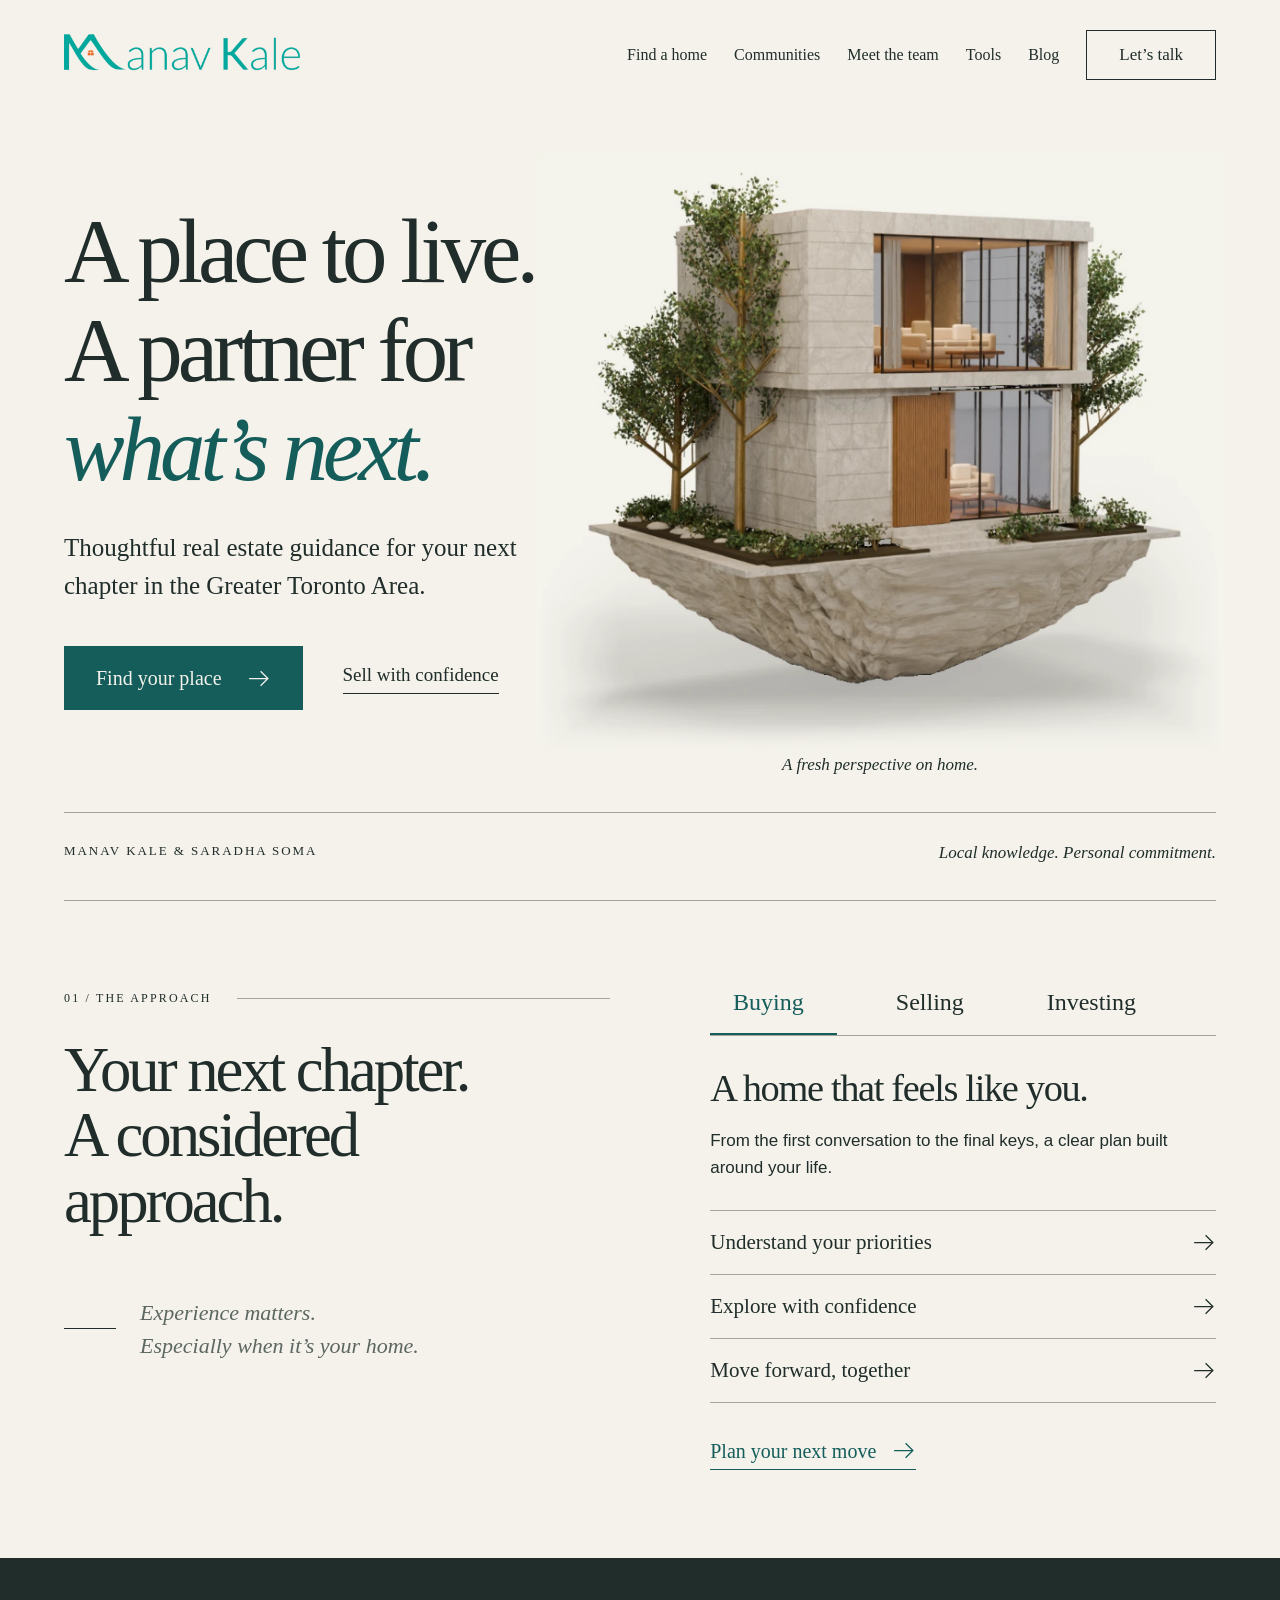
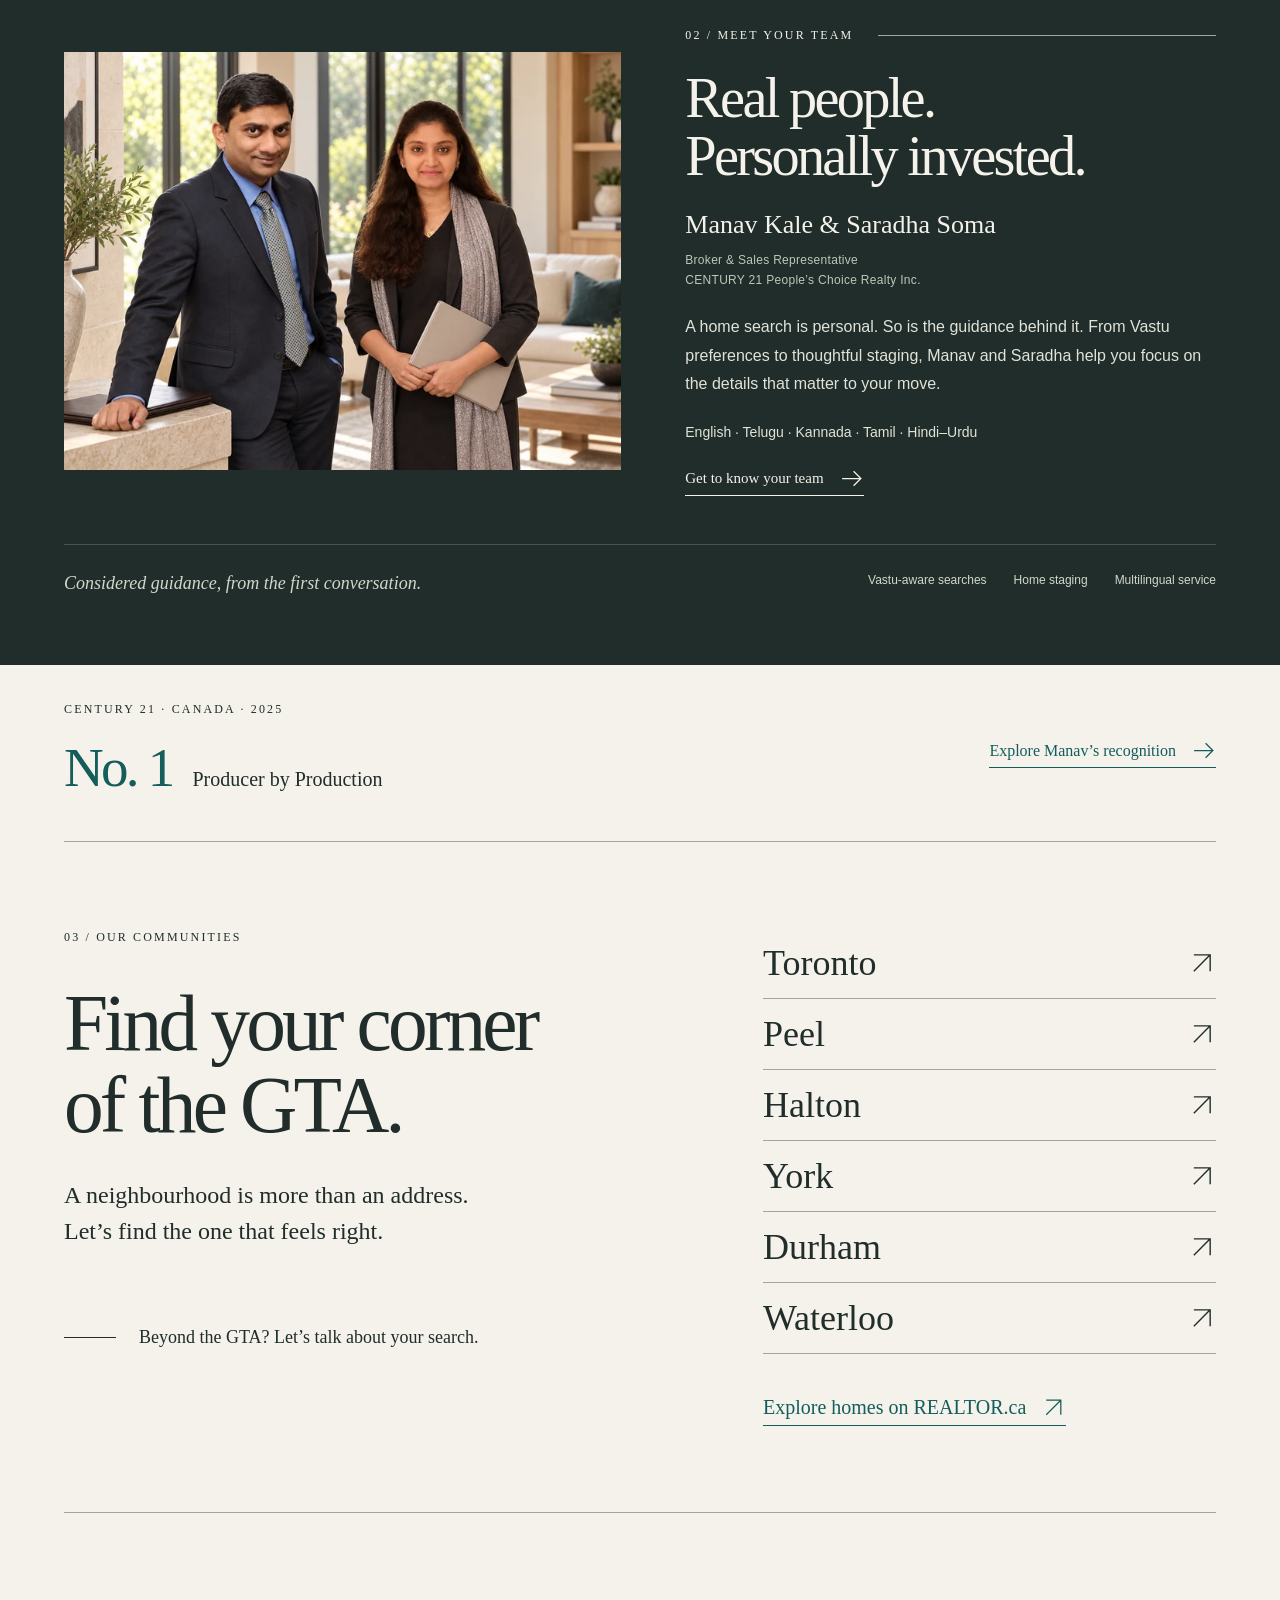
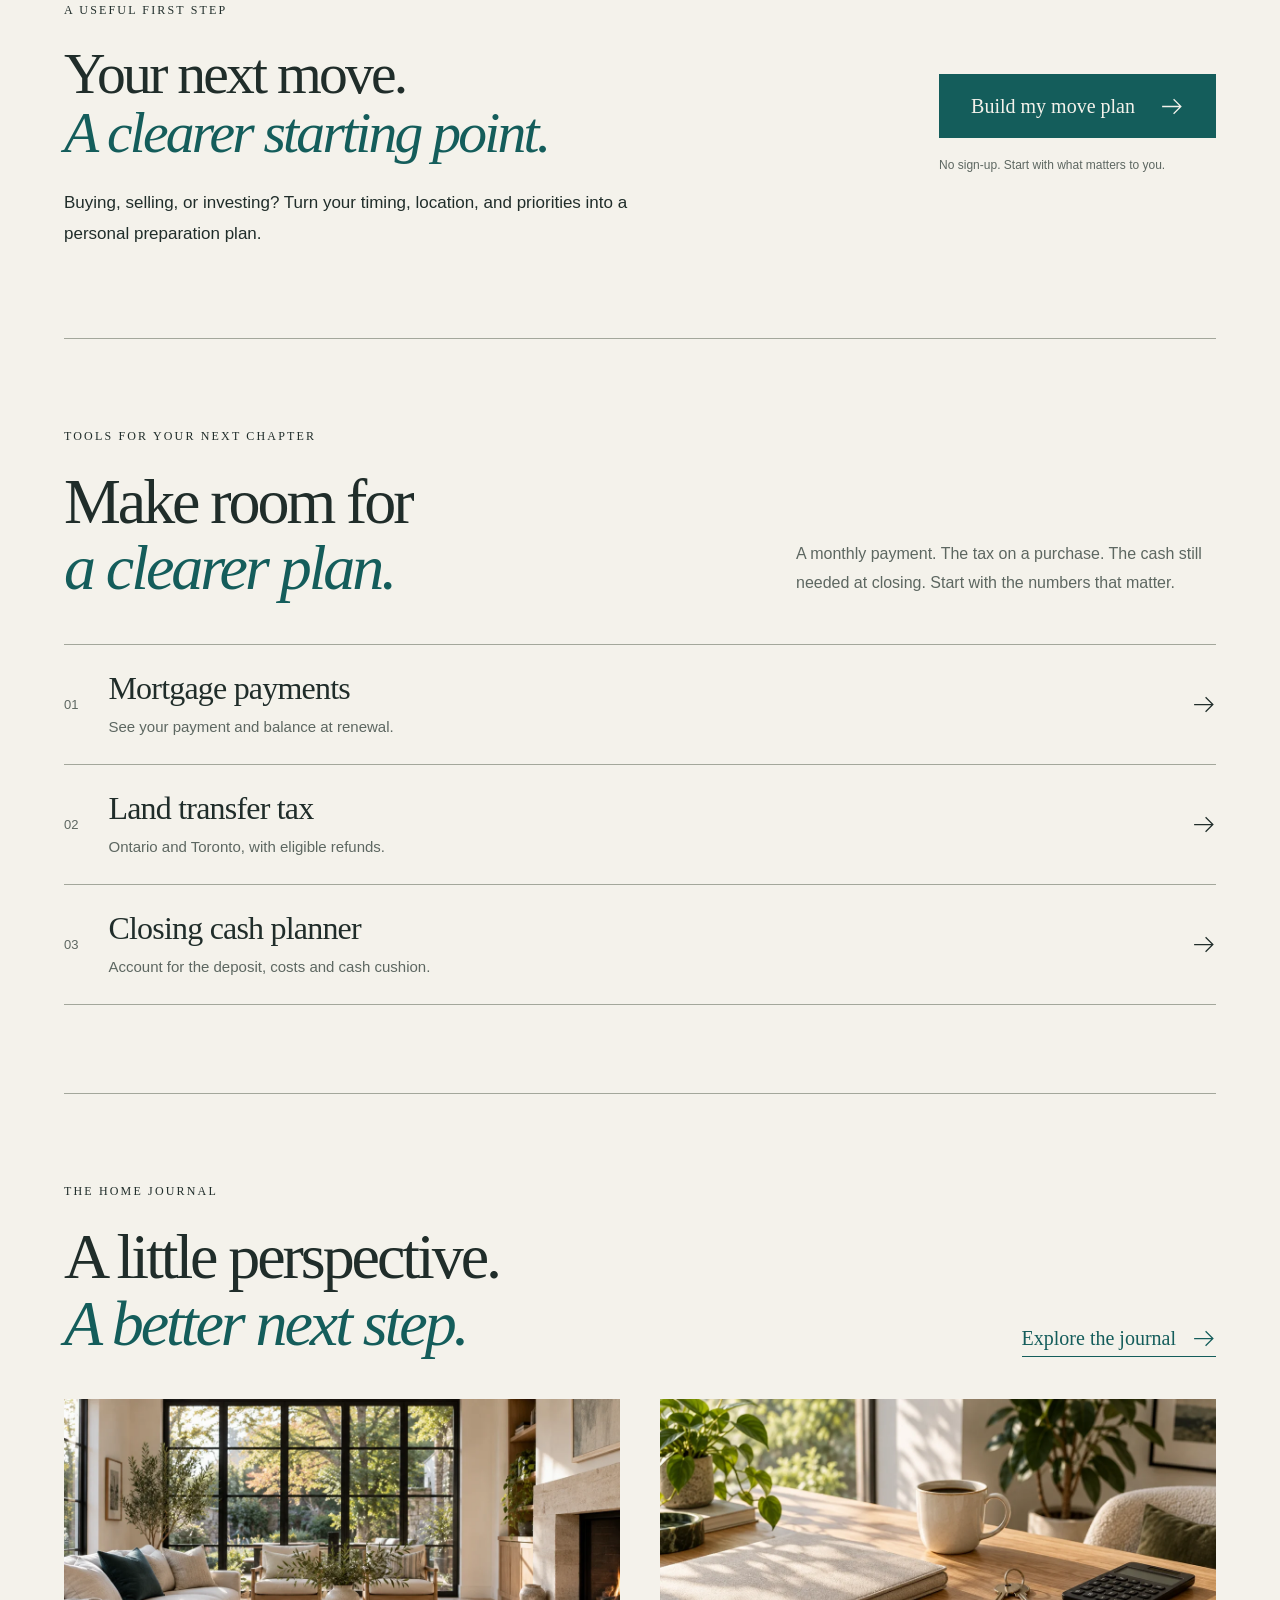
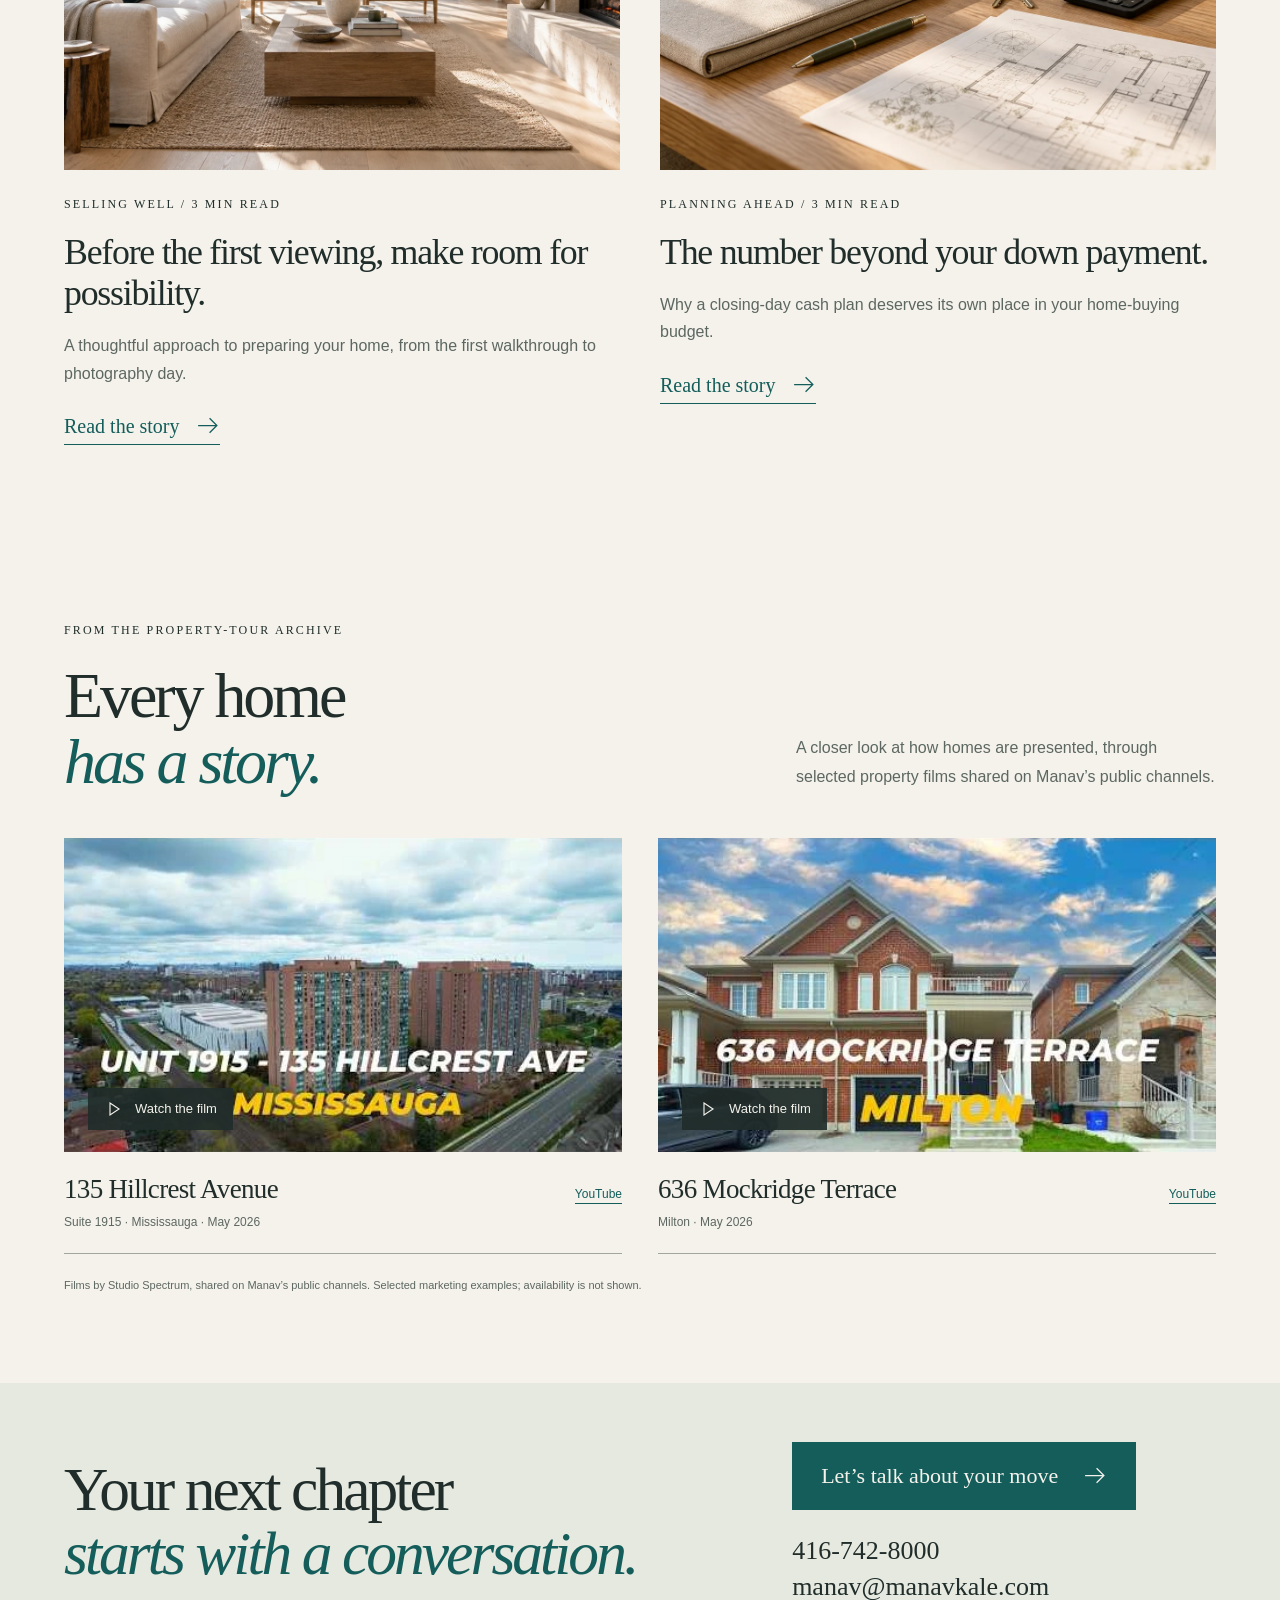
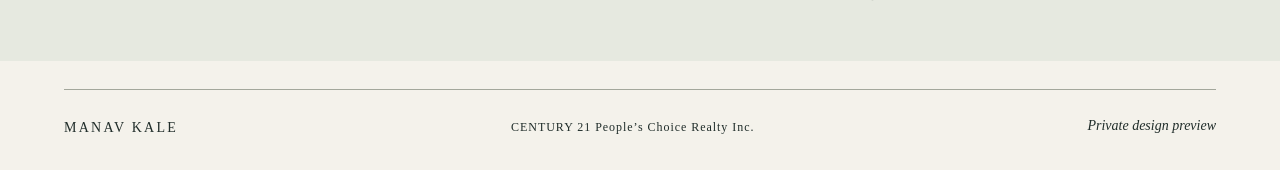
<file: index.html>
<!doctype html>
<html lang="en-CA">
<head>
<meta charset="UTF-8" />
<meta name="viewport" content="width=device-width, initial-scale=1.0" />
<meta name="theme-color" content="#f4f2eb" />
<meta name="robots" content="noindex,nofollow" />
<meta name="description" content="A private design preview for Manav Kale and Saradha Soma. Thoughtful real estate guidance for your next chapter in the Greater Toronto Area." />
<link rel="icon" href="/assets/original-logo.webp" type="image/webp" />
<title>Manav Kale — A partner for what’s next.</title>
  <script type="module" crossorigin src="/assets/index-CZ7z-Xmd.js"></script>
  <link rel="stylesheet" crossorigin href="/assets/index-BlPNoKI4.css">
</head>
<body>
<a class="skip" href="#main">Skip to content</a>
<header class="header wrap">
  <a href="/" class="brand" aria-label="Manav Kale home"><img src="/assets/original-logo.webp" width="396" height="75" alt="Manav Kale" /></a>
  <nav class="navigation" id="navigation" aria-label="Main navigation">
    <a href="/homes">Find a home</a><a href="/communities">Communities</a><a href="/team">Meet the team</a><a href="/tools">Tools</a><a href="/blog">Blog</a>
    <button class="button outline" data-contact="Buying">Let’s talk</button>
  </nav>
  <button class="menu-button" aria-label="Open menu" aria-expanded="false" aria-controls="navigation"><span></span><span></span></button>
</header>
<main id="main">
<section class="hero wrap" aria-labelledby="hero-title">
  <div class="hero-copy"><h1 id="hero-title">A place to live.<br>A partner for<br><em>what’s next.</em></h1>
  <p>Thoughtful real estate guidance for your next chapter in the Greater Toronto Area.</p>
  <div class="hero-actions"><a class="button solid" href="/homes">Find your place <span data-icon="arrow"></span></a><button class="text-link" id="sell-link">Sell with confidence</button></div></div>
  <figure class="hero-art house-viewer" aria-label="Conceptual architectural model of a contemporary home"><div class="art-tilt"><picture><source type="image/webp" srcset="/assets/home-800.webp 800w, /assets/home-1400.webp 1400w" sizes="(max-width: 760px) 100vw, 60vw"><img src="/assets/home-1400.webp" width="1536" height="1024" alt="A sculptural limestone home on a floating stone foundation, an architectural concept" fetchpriority="high" /></picture></div><figcaption>A fresh perspective on home.</figcaption></figure>
  <div class="hero-foot"><span>Manav Kale &amp; Saradha Soma</span><span>Local knowledge. Personal commitment.</span></div>
</section>
<section class="approach wrap section" id="approach" aria-labelledby="approach-title">
  <div class="approach-heading"><div class="section-label">01 / The approach <span></span></div><h2 id="approach-title">Your next chapter.<br>A considered<br class="desktop-break"> approach.</h2><div class="approach-note"><span class="line"></span><p>Experience matters.<br> Especially when it’s your home.</p></div></div>
  <div class="service-content"><div class="tabs" role="tablist" aria-label="Real estate services"><button role="tab" id="tab-buying" aria-selected="true" aria-controls="service-panel" data-service="Buying">Buying</button><button role="tab" id="tab-selling" aria-selected="false" aria-controls="service-panel" tabindex="-1" data-service="Selling">Selling</button><button role="tab" id="tab-investing" aria-selected="false" aria-controls="service-panel" tabindex="-1" data-service="Investing">Investing</button></div><div id="service-panel" role="tabpanel" aria-labelledby="tab-buying" tabindex="0"></div></div>
</section>
<section class="team section" id="team" aria-labelledby="team-title">
  <div class="wrap team-grid">
    <figure class="team-photo professional-portrait"><img src="/assets/team-editorial-1200.webp" srcset="/assets/team-editorial-720.webp 720w, /assets/team-editorial-1200.webp 1200w" sizes="(max-width: 760px) 100vw, 50vw" alt="Manav Kale and Saradha Soma" width="1448" height="1086" loading="lazy" /><figcaption>Manav Kale &amp; Saradha Soma</figcaption></figure>
    <div class="team-copy"><div class="section-label">02 / Meet your team <span></span></div>
      <h2 id="team-title">Real people.<br>Personally invested.</h2>
      <h3>Manav Kale &amp; Saradha Soma</h3>
      <p class="team-roles">Broker &amp; Sales Representative<br>CENTURY 21 People’s Choice Realty Inc.</p>
      <p>A home search is personal. So is the guidance behind it. From Vastu preferences to thoughtful staging, Manav and Saradha help you focus on the details that matter to your move.</p>
      <p class="languages">English · Telugu · Kannada · Tamil · Hindi–Urdu</p>
      <a class="text-link light" href="/team">Get to know your team <span data-icon="arrow"></span></a>
    </div>
  </div>
  <div class="wrap team-difference"><span>Considered guidance, from the first conversation.</span><div><span>Vastu-aware searches</span><span>Home staging</span><span>Multilingual service</span></div></div>
</section>
<section class="recognition-strip wrap" aria-label="Century 21 recognition"><div><span class="section-label">CENTURY 21 · Canada · 2025</span><p><strong>No. 1</strong> Producer by Production</p></div><a class="text-link" href="/accolades">Explore Manav’s recognition <span data-icon="arrow"></span></a></section>
<section class="communities wrap section" id="communities" aria-labelledby="communities-title"><div><div class="section-label">03 / Our communities</div><h2 id="communities-title">Find your corner<br>of the GTA.</h2><p>A neighbourhood is more than an address.<br>Let’s find the one that feels right.</p><p class="beyond"><span class="line"></span>Beyond the GTA? Let’s talk about your search.</p></div><div><div class="region-list"><button data-region="Toronto">Toronto <span data-icon="external"></span></button><button data-region="Peel">Peel <span data-icon="external"></span></button><button data-region="Halton">Halton <span data-icon="external"></span></button><button data-region="York">York <span data-icon="external"></span></button><button data-region="Durham">Durham <span data-icon="external"></span></button><button data-region="Waterloo">Waterloo <span data-icon="external"></span></button></div><a class="text-link realtor-link" href="https://www.realtor.ca/" target="_blank" rel="noopener noreferrer">Explore homes on REALTOR.ca <span data-icon="external"></span></a></div></section>
<section class="move-plan-invitation wrap section" aria-labelledby="plan-title"><div><div class="section-label">A useful first step</div><h2 id="plan-title">Your next move.<br><em>A clearer starting point.</em></h2><p>Buying, selling, or investing? Turn your timing, location, and priorities into a personal preparation plan.</p></div><div class="plan-invitation-action"><a class="button solid" href="/plan">Build my move plan <span data-icon="arrow"></span></a><p>No sign-up. Start with what matters to you.</p></div></section>
<section class="resource-section wrap section" aria-labelledby="resource-title"><div class="stories-heading"><div><div class="section-label">Tools for your next chapter</div><h2 id="resource-title">Make room for<br><em>a clearer plan.</em></h2></div><p>A monthly payment. The tax on a purchase. The cash still needed at closing. Start with the numbers that matter.</p></div><div class="resource-links"><a href="/tools/mortgage"><span>01</span><div><h3>Mortgage payments</h3><p>See your payment and balance at renewal.</p></div><span data-icon="arrow"></span></a><a href="/tools/land-transfer"><span>02</span><div><h3>Land transfer tax</h3><p>Ontario and Toronto, with eligible refunds.</p></div><span data-icon="arrow"></span></a><a href="/tools/closing-cash"><span>03</span><div><h3>Closing cash planner</h3><p>Account for the deposit, costs and cash cushion.</p></div><span data-icon="arrow"></span></a></div></section><section class="home-journal wrap section" aria-labelledby="journal-title"><div class="stories-heading"><div><div class="section-label">The home journal</div><h2 id="journal-title">A little perspective.<br><em>A better next step.</em></h2></div><a class="text-link" href="/blog">Explore the journal <span data-icon="arrow"></span></a></div><div id="home-journal-stories"></div></section><section class="property-stories wrap section" aria-labelledby="stories-title"><div class="stories-heading"><div><div class="section-label">From the property-tour archive</div><h2 id="stories-title">Every home<br><em>has a story.</em></h2></div><p>A closer look at how homes are presented, through selected property films shared on Manav’s public channels.</p></div><div id="property-films" class="film-grid"></div></section>
<section class="contact-band section" id="contact"><div class="wrap contact-grid"><h2>Your next chapter<br><em>starts with a conversation.</em></h2><div><button class="button solid" data-contact="Buying">Let’s talk about your move <span data-icon="arrow"></span></button><div class="contact-details"><a href="tel:+14167428000">416-742-8000</a><a href="mailto:manav@manavkale.com">manav@manavkale.com</a></div></div></div></section>
</main>
<footer class="wrap footer"><a href="/" class="footer-brand">Manav Kale</a><span>CENTURY 21 People’s Choice Realty Inc.</span><button class="preview-info text-link">Private design preview</button></footer>
<dialog id="contact-dialog" aria-labelledby="dialog-title"><button class="close-dialog" aria-label="Close dialog"><span data-icon="close"></span></button><div id="dialog-content"></div></dialog>
</body>
</html>
</file>
<file: assets/index-BlPNoKI4.css>
:root{--paper:#f4f2eb;--ink:#202d2a;--teal:#145d5b;--muted:#5d6761;--rule:#a3a79b;--sage:#e6e9e0;--serif:Georgia,"Times New Roman",serif;--sans:Arial,Helvetica,sans-serif;font-family:var(--serif);color:var(--ink);background:var(--paper);font-synthesis:none;text-rendering:optimizeLegibility;-webkit-font-smoothing:antialiased}*{box-sizing:border-box}html{scroll-behavior:smooth;scroll-padding-top:35px}body{margin:0}body.dialog-open{overflow:hidden}a{color:inherit;text-decoration:none}button,input,textarea,select{font:inherit}button{cursor:pointer;color:inherit}button,a,input,select,textarea,summary{-webkit-tap-highlight-color:transparent}button{background:none;border:0}button:focus-visible,a:focus-visible,summary:focus-visible,input:focus-visible,textarea:focus-visible,select:focus-visible,[tabindex]:focus-visible{outline:2px solid var(--teal);outline-offset:6px}img{display:block;max-width:100%}button,a{touch-action:manipulation}h1,h2,h3,p,figure{margin:0}h1,h2,h3{font-weight:400}svg{width:25px;height:25px;stroke:currentColor;stroke-width:1.2;flex:none}span[data-icon]{display:inline-flex}em{font-weight:400;color:var(--teal)}.wrap{width:min(100% - 128px,1440px);margin-inline:auto}.header{height:110px;display:flex;align-items:center;justify-content:space-between;gap:35px}.brand{display:block;width:238px;flex:none}.brand img{height:auto;width:100%}.navigation{display:flex;align-items:center;gap:39px;font-size:17px}.navigation>a{padding:12px 0;border-bottom:1px solid transparent}.navigation>a:hover{border-bottom-color:var(--teal);color:var(--teal)}.button{display:inline-flex;align-items:center;justify-content:center;gap:24px;min-height:64px;padding:17px 31px;font-size:20px;line-height:1.2;border:1px solid transparent;transition:background .2s,transform .2s}.button svg{transition:transform .2s}.button:hover svg{transform:translate(4px)}.solid{background:var(--teal);color:var(--paper)}.solid:hover{background:#234a43}.outline{border-color:var(--ink);min-height:50px;padding:12px 32px;font-size:17px}.outline:hover{background:var(--ink);color:var(--paper)}.text-link{display:inline-flex;gap:15px;align-items:center;padding:0 0 4px;border-bottom:1px solid currentColor;font-size:20px;line-height:1.4;color:var(--teal)}.text-link:hover{color:#438b79}.text-link svg{width:25px}.hero{min-height:calc(100svh - 110px);display:grid;grid-template-columns:46% 54%;grid-template-rows:1fr auto;align-items:center;padding-top:32px;position:relative}.hero-copy{position:relative;z-index:2;padding:46px 0 88px}.hero h1{font-size:clamp(64px,6.45vw,104px);line-height:1.09;letter-spacing:-.055em;white-space:nowrap}.hero-copy>p{font-size:23px;line-height:1.5;max-width:520px;margin-top:30px}.hero-actions{display:flex;align-items:center;gap:40px;margin-top:42px;white-space:nowrap}.hero-actions .text-link{color:var(--ink);font-size:19px}.hero-art{perspective:1300px;width:124%;margin-left:-14%;align-self:center;position:relative;padding-bottom:25px;-webkit-user-select:none;user-select:none;isolation:isolate}.art-tilt{transition:transform .55s cubic-bezier(.2,.65,.2,1);transform-style:preserve-3d}.hero-art img{width:100%;height:auto;mix-blend-mode:multiply}.hero-art figcaption{position:relative;text-align:right;font-size:20px;font-style:italic;margin-top:-10px;padding-right:6%}.hero-foot{grid-column:1/-1;display:flex;justify-content:space-between;gap:25px;border-top:1px solid var(--rule);padding:30px 0 37px;font-size:17px}.hero-foot>span:first-child{font-size:13px;text-transform:uppercase;letter-spacing:.15em}.hero-foot>span:last-child{font-style:italic}.section{padding-block:88px}.section-label{text-transform:uppercase;letter-spacing:.18em;font-size:12px;display:flex;align-items:center;gap:25px;line-height:1.6}.section-label>span{height:1px;flex:1;background:var(--rule)}h2{font-size:clamp(48px,4.9vw,78px);line-height:1.04;letter-spacing:-.048em}.approach{display:grid;grid-template-columns:1.08fr 1fr;gap:100px;border-top:1px solid var(--rule)}.approach h2{margin-top:30px}.approach-note{display:flex;align-items:center;gap:24px;margin-top:62px}.line{display:block;width:52px;height:1px;background:currentColor;flex:none}.approach-note p{font-size:22px;font-style:italic;line-height:1.5;color:var(--muted)}.tabs{display:flex;border-bottom:1px solid var(--rule);gap:35px}.tabs button{padding:0 10px 17px 0;font-size:24px;min-width:25%;border-bottom:2px solid transparent}.tabs button[aria-selected=true]{color:var(--teal);border-color:var(--teal)}#service-panel h3{font-size:clamp(30px,3vw,47px);line-height:1.1;letter-spacing:-.035em;margin-top:31px}#service-panel>p{font-family:var(--sans);font-size:17px;line-height:1.6;margin-top:18px;max-width:560px}.service-steps{margin-block:28px 34px}.service-steps details{border-top:1px solid var(--rule)}.service-steps details:last-child{border-bottom:1px solid var(--rule)}summary{list-style:none;cursor:pointer;display:flex;align-items:center;justify-content:space-between;gap:15px;padding:19px 0;font-size:21px}summary::-webkit-details-marker{display:none}.step-icon{display:inline-flex;transition:transform .2s}details[open] .step-icon{transform:rotate(90deg)}details p{font:15px/1.65 var(--sans);color:var(--muted);padding:0 40px 22px 0}.team{background:var(--ink);color:var(--paper);padding-block:68px}.team-grid{display:grid;grid-template-columns:1.08fr 1fr;gap:100px;align-items:center}.team-photo{position:relative;background:#b9c2b0;overflow:hidden;aspect-ratio:1.84}.team-photo img{width:100%;height:auto;position:absolute;left:0;top:0}.team-photo figcaption{position:absolute;bottom:0;left:0;right:0;background:var(--ink);font-size:13px;letter-spacing:.06em;padding:16px 0;display:none}.team h2{font-size:clamp(42px,4.4vw,69px);margin-top:24px}.team h3{font-size:26px;margin-top:24px}.team p{font:17px/1.65 var(--sans);max-width:570px;margin-top:14px;color:#e0e3d9}.team .languages{font-size:14px;margin-top:22px}.light{color:var(--paper);font-size:15px;margin-top:22px}.communities{display:grid;grid-template-columns:1.3fr 1fr;gap:110px;padding-block:86px}.communities h2{margin-top:34px;font-size:clamp(52px,6.2vw,96px)}.communities p{font-size:24px;line-height:1.5;margin-top:30px}.communities .beyond{font-size:18px;display:flex;align-items:center;gap:23px;margin-top:75px}.region-list button{display:flex;align-items:center;justify-content:space-between;width:100%;border-bottom:1px solid var(--rule);padding:14px 0;font-size:36px;text-align:left;transition:color .2s,padding .2s}.region-list button:hover{color:var(--teal);padding-left:10px}.region-list svg{width:28px;height:28px}.realtor-link{margin-top:39px;font-size:20px}.contact-band{background:var(--sage);padding-block:59px}.contact-grid{display:grid;grid-template-columns:1.6fr 1fr;gap:50px;align-items:center}.contact-band h2{font-size:clamp(42px,4.8vw,75px)}.contact-band .button{font-size:22px;padding:20px 28px;white-space:nowrap}.contact-details{display:flex;flex-direction:column;gap:6px;margin-top:26px;font-size:26px}.contact-details a:hover{color:var(--teal)}.footer{border-top:1px solid var(--rule);margin-top:28px;padding:26px 0 30px;display:flex;align-items:center;justify-content:space-between;gap:25px;font-size:12px;letter-spacing:.08em}.footer-brand{text-transform:uppercase;font-size:14px;letter-spacing:.16em}.footer .text-link{font-size:14px;letter-spacing:0;color:var(--ink);font-style:italic;border:0}.skip{position:fixed;left:15px;top:-80px;padding:15px;background:var(--ink);color:#fff;z-index:50}.skip:focus{top:15px}.menu-button{display:none}dialog{color:var(--ink);background:var(--paper);border:1px solid var(--rule);width:min(700px,calc(100% - 32px));max-height:90svh;padding:54px 48px 45px;overflow:auto}dialog::backdrop{background:#14231dd1;-webkit-backdrop-filter:blur(7px);backdrop-filter:blur(7px)}dialog h2{font-size:54px;margin-top:20px}dialog p{font:16px/1.65 var(--sans);margin-top:20px}dialog .close-dialog{position:absolute;right:18px;top:18px;display:grid;place-items:center;width:36px;height:36px}dialog .close-dialog:hover{background:var(--sage)}dialog .section-label{font-size:10px}dialog form{margin-top:27px}label{display:flex;flex-direction:column;gap:8px;font:13px/1.4 var(--sans);margin-bottom:20px}.form-grid{display:grid;grid-template-columns:1fr 1fr;gap:22px}input,select,textarea{border:1px solid #959e93;border-radius:0;background:#ffffff70;padding:13px 12px;width:100%;font:15px/1.4 var(--sans);color:var(--ink)}textarea{resize:vertical}dialog .form-note{font-size:12px;color:var(--muted);margin:0 0 22px}.email-preview{white-space:pre-wrap;overflow-wrap:anywhere;font:14px/1.7 var(--sans);background:var(--sage);padding:22px;max-height:280px;overflow:auto;margin-block:24px}dialog .text-link{font-size:17px;margin-top:25px}dialog .edit-draft{display:flex}.city-list{list-style:none;padding:0;margin:25px 0}.city-list li{padding:13px 0;border-bottom:1px solid var(--rule);font-size:23px}.region-contact{font-size:18px}dialog .button{max-width:100%}@media(min-width:1650px){.hero{min-height:850px}.hero h1{font-size:108px}}@media(max-width:1100px){.wrap{width:calc(100% - 72px)}.header{height:95px}.brand{width:205px}.navigation{gap:24px;font-size:15px}.outline{font-size:15px;padding:12px 22px}.hero{min-height:690px;padding-top:15px}.hero h1{font-size:6.5vw}.hero-copy>p{font-size:20px}.hero-actions{gap:23px}.hero-actions .button{font-size:18px;padding:17px 23px}.hero-actions .text-link{font-size:17px}.hero-art{width:120%;margin-left:-11%}.hero-art figcaption{font-size:17px}.approach,.team-grid{gap:55px}.section{padding-block:66px}.communities{gap:60px}.communities p{font-size:21px}.communities .beyond{font-size:16px}.contact-grid{gap:40px}.contact-band .button{font-size:17px;padding-inline:20px;gap:17px}.contact-details{font-size:22px}.footer{font-size:10px;gap:15px}}@media(max-width:760px){html{scroll-padding-top:20px}.wrap{width:calc(100% - 40px)}.header{height:86px}.brand{width:205px}.menu-button{display:flex;flex-direction:column;justify-content:center;gap:7px;width:44px;height:44px;padding:10px}.menu-button span{height:1px;width:24px;background:var(--ink);transition:transform .2s}.menu-button[aria-expanded=true] span:first-child{transform:translateY(4px) rotate(45deg)}.menu-button[aria-expanded=true] span:last-child{transform:translateY(-4px) rotate(-45deg)}.navigation{display:none;position:absolute;top:85px;left:0;right:0;padding:20px;background:var(--paper);z-index:10;border-block:1px solid var(--rule);box-shadow:0 10px 15px #202d2a10}.navigation.open{display:flex;flex-direction:column;align-items:stretch;gap:8px}.navigation a{font-size:20px;padding:12px}.hero{display:flex;flex-direction:column;align-items:stretch;min-height:auto;padding-top:0}.hero-copy{padding:30px 0 0}.hero h1{font-size:clamp(48px,10.8vw,78px);line-height:1.06;letter-spacing:-.055em}.hero-copy>p{font-size:18px;line-height:1.55;max-width:420px;margin-top:22px}.hero-actions{margin-top:28px;gap:23px;flex-wrap:wrap}.hero-actions .button{min-height:54px;font-size:17px;padding:14px 20px;gap:20px}.hero-actions .text-link{font-size:16px}.hero-art{width:112%;margin:0 -6%;padding:0;align-self:auto;pointer-events:none}.hero-art figcaption{font-size:16px;margin-top:-20px;padding-right:7%;margin-bottom:23px}.hero-foot{font-size:14px;gap:13px;padding:23px 0 28px;flex-direction:column}.hero-foot>span:first-child{font-size:11px}.hero-foot>span:last-child{font-size:15px}.section{padding-block:48px}.approach,.team-grid,.communities,.contact-grid{grid-template-columns:1fr;gap:35px}.section-label{font-size:10px;gap:20px}h2{font-size:48px;line-height:1.08}.approach h2{margin-top:20px}.desktop-break{display:none}.approach-note{margin-top:26px;gap:18px}.approach-note p{font-size:18px}.approach-note p br{display:none}.approach-note .line{width:32px}.tabs{gap:20px}.tabs button{font-size:22px;padding-bottom:15px;flex:1;min-width:0}.service-content{margin-top:6px}#service-panel h3{font-size:36px;margin-top:25px}#service-panel>p{font-size:15px;line-height:1.7}summary{font-size:19px}.service-steps{margin-top:23px}.text-link{font-size:19px}.team-grid{gap:30px}.team-photo{aspect-ratio:1.848}.team h2{font-size:47px;line-height:1.04;margin-top:20px}.team h3{font-size:23px;margin-top:20px}.team p{font-size:15px}.team .languages{font-size:13px;line-height:1.8}.communities h2{font-size:55px;margin-top:22px}.communities p{font-size:20px;margin-top:22px}.communities .beyond{font-size:16px;margin-top:28px;gap:15px}.beyond .line{width:30px}.region-list button{font-size:30px;padding-block:14px}.realtor-link{font-size:18px;margin-top:27px}.contact-grid{gap:30px}.contact-band h2{font-size:44px;line-height:1.1}.contact-band .button{font-size:18px;min-height:60px;padding:17px 23px}.contact-details{font-size:24px;margin-top:23px;gap:8px}.footer{flex-direction:column;align-items:flex-start;gap:18px;padding-block:25px;font-size:12px;line-height:1.5;margin-top:25px}.footer .text-link{font-size:14px}dialog{padding:45px 24px 30px;max-height:92svh}dialog h2{font-size:43px}dialog p{font-size:14px}.form-grid{gap:0;grid-template-columns:1fr}label{margin-bottom:17px}dialog .button{font-size:17px;padding:16px 20px}.city-list li{font-size:21px}}@media(prefers-reduced-motion:reduce){html{scroll-behavior:auto}*,*:before,*:after{animation:none!important;transition:none!important}.art-tilt{transform:none!important}}.hero-art{isolation:auto;mix-blend-mode:multiply}.hero-art img{mask-image:linear-gradient(to right,transparent 0%,#000 10%,#000 92%,transparent 100%);-webkit-mask-image:linear-gradient(to right,transparent 0%,#000 10%,#000 92%,transparent 100%)}.hero-art img{mask-image:linear-gradient(to bottom,transparent,#000 12%,#000 86%,transparent),linear-gradient(to right,transparent,#000 12%,#000 88%,transparent);mask-composite:intersect;-webkit-mask-image:linear-gradient(to bottom,transparent,#000 12%,#000 86%,transparent),linear-gradient(to right,transparent,#000 12%,#000 88%,transparent);-webkit-mask-composite:source-in}.team-photo{aspect-ratio:1.84}@media(min-width:1101px){.hero h1{font-size:clamp(78px,7.1vw,110px)}.hero-copy>p{font-size:25px;max-width:560px}.hero-art{width:120%;margin-left:-14%}.hero-art img{width:112%;max-width:none;margin-left:-6%}}main{overflow-x:clip}[hidden]{display:none!important}.navigation{gap:25px;font-size:16px}.navigation [aria-current=page]{color:var(--teal);border-bottom-color:var(--teal)}.house-viewer{mix-blend-mode:normal;isolation:isolate;pointer-events:auto;perspective:none}.house-viewer canvas{display:block;width:100%;touch-action:pan-y;cursor:grab;outline-offset:-8px}.house-viewer canvas.dragging{cursor:grabbing}.house-viewer.model-ready .art-tilt{display:none}.house-viewer figcaption{font-size:17px;margin:0;text-align:center;padding:0}.site-glimpses{border-top:1px solid var(--rule)}.site-glimpses h2{margin-top:25px;font-size:52px}.site-glimpses>div:last-child{display:grid;grid-template-columns:repeat(3,1fr);gap:38px;margin-top:40px}.site-glimpses a{border-top:1px solid var(--rule);padding-top:23px}.site-glimpses a:hover h3{color:var(--teal)}.site-glimpses span{font:11px var(--sans);text-transform:uppercase;letter-spacing:.1em}.site-glimpses h3{font-size:29px;margin:18px 0}.site-glimpses p{font:15px/1.5 var(--sans)}.page-intro{padding:35px 0 70px;max-width:1000px}.back-home{font:13px var(--sans);display:inline-block;border-bottom:1px solid;margin-bottom:50px}.page-intro .section-label{margin-bottom:26px}.page-intro h1{font-size:clamp(55px,6.4vw,98px);font-weight:400;line-height:1.04;letter-spacing:-.055em;outline:none}.page-intro>p{font:19px/1.7 var(--sans);max-width:730px;margin-top:30px}#page-view{min-height:75vh;padding-bottom:60px}#page-view h2{font-size:clamp(38px,4vw,64px)}#page-view p{line-height:1.7}#page-view .button,#page-view .text-link{margin-top:25px}.profile-spread{display:grid;grid-template-columns:1fr 1fr;gap:65px;align-items:center;border-top:1px solid var(--rule);padding:55px 0}.profile-spread p{font:16px/1.7 var(--sans);margin-top:20px}.profile-bios{display:grid;grid-template-columns:1fr 1fr;gap:90px;padding:50px 0}.profile-bios h2{margin:20px 0}.profile-bios p{font:16px/1.7 var(--sans);margin-top:18px}.language-band{background:var(--ink);color:var(--paper);padding:45px}.language-band p{margin-top:20px;font-size:22px}.language-band p:last-child{font:14px var(--sans)}.social-row{display:flex;gap:40px;flex-wrap:wrap;padding-top:30px}.social-row a{display:flex;gap:20px;align-items:center;border-bottom:1px solid;padding:15px 0}.community-explorer{display:grid;grid-template-columns:1fr 1.5fr;gap:80px;border-top:1px solid var(--rule);padding-top:35px}.community-index button{display:flex;align-items:center;gap:20px;width:100%;padding:23px 0;border-bottom:1px solid var(--rule);font:12px var(--sans);text-align:left}.community-index button span{font:30px var(--serif);flex:1}.community-index button[aria-selected=true]{color:var(--teal);border-color:var(--teal)}#community-detail{background:var(--sage);padding:45px}#community-detail h2{margin:22px 0}#community-detail h2 span{color:var(--teal)}#community-detail p{font:16px/1.7 var(--sans);margin-top:20px}#community-detail h3{font-size:25px;margin:25px 0 18px}.city-pills{display:flex;gap:9px;flex-wrap:wrap}.city-pills span{border:1px solid var(--rule);padding:10px 14px;font:13px var(--sans)}#community-detail .text-link{display:table}.beyond-section{max-width:800px;margin-top:70px}.beyond-section h2{margin-top:20px}.beyond-section p{font:18px/1.7 var(--sans);margin-top:25px}.award-hero{background:var(--ink);color:var(--paper);padding:65px;display:grid;grid-template-columns:1fr 1fr;gap:65px;align-items:center}.award-number{font-size:clamp(100px,13vw,190px);letter-spacing:-.09em;line-height:1;color:#cec2a0}.award-number span{display:block;font:16px var(--sans);letter-spacing:.3em;margin:25px 0 0 20px}.award-hero h2{margin:25px 0}.award-hero p{font:16px/1.7 var(--sans);color:#d5d9cf}.award-hero a{color:var(--paper)}.award-stats{display:grid;grid-template-columns:repeat(3,1fr);gap:40px;padding:50px 0}.award-stats article{border-bottom:1px solid var(--rule);padding-bottom:30px}.award-stats span{font:11px var(--sans);letter-spacing:.15em}.award-stats strong{display:block;font:80px var(--serif);color:var(--teal);margin:25px 0 12px}.award-stats p{font-size:20px}.award-history{padding-top:35px}.award-history>p{font:16px/1.7 var(--sans);margin:25px 0}.award-history>div{border-top:1px solid var(--rule);display:grid;grid-template-columns:1fr 1fr 2fr;gap:20px;align-items:center;padding:25px 0;font-size:20px}.award-history strong{font:40px var(--serif)}.source-note{font:12px/1.7 var(--sans)!important;color:var(--muted);margin-top:30px!important}.home-search-layout{display:grid;grid-template-columns:1fr 1.2fr;gap:80px;border-top:1px solid var(--rule);padding-top:45px}.home-search-layout form{padding:35px;background:var(--sage)}.check-label{flex-direction:row;align-items:center;gap:12px}.check-label input{width:20px;height:20px;accent-color:var(--teal)}#search-result{padding:30px 0}#search-result h2{margin:25px 0}#search-result p{font:17px/1.7 var(--sans)}#search-result dl{display:grid;grid-template-columns:1fr 1.5fr;gap:15px;margin-top:30px;font:15px/1.5 var(--sans)}#search-result dd{margin:0;font-weight:600}.service-pages{display:grid;grid-template-columns:repeat(3,1fr);gap:45px}.service-pages article{border-top:1px solid var(--rule);padding-top:25px}.service-pages h2{font-size:38px!important;margin-top:25px}.service-pages>article>p{font:16px/1.7 var(--sans);margin:25px 0}.service-pages details{border-top:1px solid var(--rule)}.service-pages summary{font-size:19px}.inner-page .footer{margin-top:10px}@media(max-width:1100px){.navigation{gap:18px;font-size:14px}.brand{width:190px}.community-explorer,.home-search-layout,.profile-spread,.profile-bios{gap:40px}.award-hero{padding:45px;gap:30px}.service-pages{grid-template-columns:1fr}.service-pages article{max-width:750px}}@media(max-width:760px){.house-viewer{width:112%;margin-inline:-6%;pointer-events:auto}.house-viewer canvas{min-height:330px}.house-viewer figcaption{margin:0}.navigation{gap:8px}.page-intro{padding:25px 0 40px}.back-home{margin-bottom:35px}.page-intro h1{font-size:55px}.page-intro>p{font-size:16px}.profile-spread,.profile-bios,.community-explorer,.home-search-layout,.award-hero{grid-template-columns:1fr;gap:30px}.profile-spread{padding:35px 0}.profile-bios{padding:30px 0 40px}.language-band{padding:30px 23px}.language-band p{font-size:18px}.community-explorer{gap:25px}.community-index{display:grid;grid-template-columns:1fr 1fr;gap:0 20px}.community-index button{gap:10px;padding:18px 0}.community-index button span{font-size:22px}.community-index svg{display:none}#community-detail{padding:28px 23px}.award-hero{padding:35px 25px}.award-number{font-size:130px}.award-stats{gap:20px;grid-template-columns:1fr}.award-stats strong{font-size:64px;margin-top:15px}.award-history>div{grid-template-columns:1fr 1fr}.award-history>div>span:last-child{grid-column:1/-1;font-size:16px}.home-search-layout form{padding:25px}.site-glimpses>div:last-child{grid-template-columns:1fr;gap:30px}.site-glimpses h2{font-size:40px}.social-row{gap:12px}.source-note{font-size:12px!important}}@media(max-width:760px){.house-viewer canvas{min-height:0}.house-viewer.model-ready{margin-bottom:20px}}.house-viewer canvas{width:92%;margin-inline:4%;mask-image:linear-gradient(to bottom,#000 95%,transparent);-webkit-mask-image:linear-gradient(to bottom,#000 95%,transparent)}.team-copy .team-roles{font-size:12px;letter-spacing:.025em;line-height:1.7;margin-top:10px;color:#bdc7b9}.team-copy>p:not(.team-roles):not(.languages){font-size:16px;line-height:1.8;margin-top:22px}.team .team-grid{gap:64px;grid-template-columns:1.05fr 1fr}.team-difference{border-top:1px solid #ffffff30;margin-top:48px;padding-top:25px;display:flex;justify-content:space-between;gap:25px;font:12px/1.7 var(--sans);color:#d2d8cb}.team-difference>span{font:italic 18px/1.5 var(--serif)}.team-difference>div{display:flex;flex-wrap:wrap;gap:27px}.recognition-strip{display:flex;justify-content:space-between;align-items:center;gap:35px;border-bottom:1px solid var(--rule);padding-block:35px}.recognition-strip p{font:20px/1.4 var(--serif);margin-top:10px;display:flex;gap:20px;align-items:baseline}.recognition-strip strong{font-weight:400;font-size:55px;letter-spacing:-.05em;color:var(--teal)}.recognition-strip .text-link{font-size:16px}.move-plan-invitation{border-block:1px solid var(--rule);display:grid;grid-template-columns:1.45fr 1fr;gap:70px;align-items:center}.move-plan-invitation h2{font-size:clamp(43px,4.5vw,66px);margin-top:23px}.move-plan-invitation p{max-width:620px;font:17px/1.8 var(--sans);margin-top:25px}.plan-invitation-action{justify-self:end}.plan-invitation-action p{font-size:12px;color:var(--muted);margin-top:17px}.stories-heading{display:flex;justify-content:space-between;align-items:end;gap:70px;margin-bottom:42px}.stories-heading h2{font-size:clamp(45px,5vw,70px);margin-top:23px}.stories-heading>p{font:16px/1.8 var(--sans);max-width:420px;color:var(--muted);padding-bottom:4px}.film-grid{display:grid;grid-template-columns:1fr 1fr;gap:36px}.film-visual{display:block;position:relative;aspect-ratio:16/9;overflow:hidden;background:var(--sage);width:100%;padding:0}.film-visual img{width:100%;height:100%;object-fit:cover;transition:transform .6s ease}.film-visual:hover img{transform:scale(1.025)}.film-play{position:absolute;left:24px;bottom:22px;display:flex;align-items:center;gap:13px;font:13px var(--sans);color:var(--paper);background:#202d2ae8;padding:12px 16px}.film-play svg{width:18px;height:18px;stroke-width:1.5}.film-heading{display:flex;justify-content:space-between;gap:16px;align-items:baseline;border-bottom:1px solid var(--rule);padding:22px 0}.film-heading h3{font-size:27px;letter-spacing:-.025em}.film-heading p{font:12px/1.5 var(--sans);margin-top:8px;color:var(--muted)}.film-heading>a{font:12px/1.5 var(--sans);border-bottom:1px solid;color:var(--teal);white-space:nowrap}.film-dialog{width:min(980px,calc(100% - 32px))}.film-dialog h2{font-size:36px;margin-bottom:22px}.film-embed{width:100%;aspect-ratio:16/9;border:0;display:block;background:var(--ink)}@media(max-width:760px){.team .team-grid{grid-template-columns:1fr;gap:30px}.team-difference{flex-direction:column;margin-top:30px;gap:15px}.team-difference>div{gap:8px 20px}.team-copy>p:not(.team-roles):not(.languages){font-size:15px}.recognition-strip{align-items:start;flex-direction:column;gap:20px;padding-block:28px}.recognition-strip p{font-size:18px;gap:15px}.recognition-strip strong{font-size:47px}.move-plan-invitation{grid-template-columns:1fr;gap:27px}.move-plan-invitation h2{font-size:43px}.move-plan-invitation p{font-size:15px}.plan-invitation-action{justify-self:start}.stories-heading{flex-direction:column;align-items:start;gap:23px;margin-bottom:28px}.stories-heading>p{font-size:15px}.film-grid{grid-template-columns:1fr;gap:32px}.film-heading h3{font-size:24px}.film-play{left:16px;bottom:16px}.film-heading{padding:18px 0}.film-dialog{padding-inline:18px}.film-dialog h2{font-size:29px}}@media(prefers-reduced-motion:reduce){.film-visual img{transition:none}}.professional-portrait{aspect-ratio:4/3;background:#ded6c9}.professional-portrait img{position:static;width:100%;height:100%;object-fit:cover;object-position:50% 30%}.team-page-hero{display:grid;grid-template-columns:1fr 1.12fr;gap:65px;align-items:center;padding:35px 0 65px}.team-page-hero .page-intro{padding:0}.team-page-hero h1{font-size:clamp(58px,5.8vw,88px)}.team-page-hero .page-intro>p{font-size:17px;max-width:440px}.team-page-hero .button{font-size:18px}.profile-bios{border-top:1px solid var(--rule);gap:75px;padding-block:50px 65px}.profile-bios .bio-affiliation{font-size:12px;color:var(--muted);margin-top:0}.profile-links{display:flex;flex-direction:column;align-items:start;gap:15px;margin-top:23px}.profile-links .text-link{font-size:17px;margin-top:0!important}.profile-email{font:13px var(--sans);color:var(--muted);border-bottom:1px solid currentColor;padding-bottom:4px}.personal-guidance{display:grid;grid-template-columns:1fr 1.25fr;gap:70px;border-block:1px solid var(--rule);padding-block:55px}.personal-guidance h2{margin-top:25px}.personal-guidance article{display:flex;gap:22px;border-bottom:1px solid var(--rule);padding:24px 0}.personal-guidance article:first-child{padding-top:0}.personal-guidance article:last-child{border-bottom:0;padding-bottom:0}.personal-guidance article>span{font:12px var(--sans);color:var(--teal);padding-top:8px}.personal-guidance h3{font-size:27px;letter-spacing:-.03em}.personal-guidance p{font:15px/1.8 var(--sans);color:var(--muted);margin-top:12px}.team-social{display:flex;justify-content:space-between;align-items:center;gap:60px;padding:55px 0 15px}.team-social h2{margin-top:20px}.team-social p{font:15px var(--sans);margin-top:20px;color:var(--muted)}.team-social .social-row{padding:0;gap:25px;font-size:17px}.film-credit{font:11px/1.7 var(--sans);color:var(--muted);margin-top:22px}.move-plan-layout{display:grid;grid-template-columns:minmax(300px,.92fr) minmax(0,1.25fr);gap:75px;border-top:1px solid var(--rule);padding-top:45px;align-items:start}.move-plan-form{background:var(--sage);padding:34px;position:sticky;top:25px}#page-view .move-plan-form h2{font-size:32px;letter-spacing:-.03em;line-height:1.12}.move-plan-intro{font:14px var(--sans);margin:12px 0 30px}.move-plan-fields{display:grid;grid-template-columns:1fr 1fr;gap:20px}.move-plan-optional{font-size:11px;color:var(--muted);margin-top:-5px}.move-plan-help{font:12px/1.7 var(--sans);color:var(--muted)}.move-plan-form .move-plan-help{margin-top:-10px}.move-plan-form .button{font-size:18px;min-height:56px}.move-plan-result{padding-top:5px}.move-plan-result h2{margin:24px 0}.move-plan-result>p{font:17px/1.75 var(--sans);max-width:540px;color:var(--muted)}.move-plan-preview{list-style:none;padding:0;margin:36px 0;counter-reset:plan}.move-plan-preview li{counter-increment:plan;border-top:1px solid var(--rule);padding:22px 0;font:24px/1.3 var(--serif)}.move-plan-preview li:before{content:"0" counter(plan);font:12px var(--sans);color:var(--teal);display:inline-block;margin-right:20px}.move-plan-summary{display:flex;gap:20px 35px;flex-wrap:wrap;border-block:1px solid var(--rule);padding:20px 0;margin:0 0 23px;font:13px/1.6 var(--sans)}.move-plan-summary dt{font-size:10px;text-transform:uppercase;letter-spacing:.12em;color:var(--muted)}.move-plan-summary dd{margin:5px 0 0}.move-plan-priorities{margin:20px 0 28px}.move-plan-priorities h3,.move-plan-timing h3{font-size:20px;margin-bottom:10px}.move-plan-priorities p{font:14px/1.75 var(--sans);overflow-wrap:anywhere;white-space:pre-wrap}.move-plan-steps{list-style:none;margin:0;padding:0}.move-plan-steps li{display:flex;gap:20px;border-top:1px solid var(--rule);padding:25px 0}.move-plan-step-number{font:12px var(--sans);padding-top:7px;color:var(--teal);flex:none}.move-plan-steps h3{font-size:25px;line-height:1.3;letter-spacing:-.025em}.move-plan-steps p{font:14px/1.8 var(--sans);color:var(--muted);margin-top:12px}.move-plan-timing{padding:23px;background:var(--sage);margin:5px 0 8px}.move-plan-timing p{font:13px/1.8 var(--sans);color:var(--muted)}.move-plan-result .button:disabled{opacity:.5;cursor:not-allowed}.move-plan-result .move-plan-status{margin-top:17px!important}@media(max-width:1100px){.team-page-hero,.move-plan-layout{gap:35px}.move-plan-form{padding:26px}.move-plan-fields{grid-template-columns:1fr;gap:0}.personal-guidance{gap:40px}.team-social{align-items:start;flex-direction:column;gap:25px}}@media(max-width:760px){.professional-portrait{aspect-ratio:4/3}.team-page-hero{grid-template-columns:1fr;padding:25px 0 40px;gap:35px}.team-page-hero h1{font-size:57px}.team-page-hero .page-intro>p{font-size:16px}.profile-bios{padding:35px 0 40px;gap:38px}.personal-guidance{grid-template-columns:1fr;padding-block:38px;gap:32px}.personal-guidance h3{font-size:25px}.personal-guidance p{font-size:14px}.team-social{padding-top:38px}.team-social .social-row{gap:12px 22px;font-size:15px}.move-plan-layout{grid-template-columns:1fr;padding-top:28px;gap:35px}.move-plan-form{position:static;padding:25px 21px}.move-plan-result>p{font-size:15px}.move-plan-steps h3{font-size:24px}.move-plan-steps li{gap:14px}.move-plan-preview li{font-size:22px}.move-plan-summary{gap:17px 25px}}.navigation{gap:27px}.navigation>a{white-space:nowrap}.tools-intro{max-width:none}.tools-intro h1{font-size:clamp(52px,5.6vw,88px);letter-spacing:-.055em}.tools-intro h1 em{color:var(--ink)}.tool-tabs{display:flex;gap:45px;border-block:1px solid var(--rule);margin-bottom:35px}.tool-tabs a{font:23px/1.3 var(--serif);padding:19px 0 15px;border-bottom:3px solid transparent}.tool-tabs a[aria-current]{color:var(--teal);border-color:var(--teal)}.calculator-layout{display:grid;grid-template-columns:minmax(300px,.78fr) minmax(0,1.25fr);gap:55px;align-items:start}.calculator-form{padding:32px;background:var(--sage)}.calculator-form label{font-size:13px;line-height:1.5}.calculator-form input,.calculator-form select{background:#f8f8f4;font-size:17px;min-height:48px}.calculator-form .button{width:100%;margin-top:12px;font-size:18px}.calc-field-pair{display:grid;grid-template-columns:1fr 1fr;gap:20px}.calc-help{font:12px/1.6 var(--sans);color:var(--muted);margin:0 0 22px}.calculator-form .button+.calc-help{margin:18px 0 0}.calc-error{font:14px/1.5 var(--sans);color:#923d25}.calc-error:not(:empty){margin-bottom:18px}.calculator-result{padding-top:15px;min-width:0}.calculator-result h2{font-size:clamp(45px,4.7vw,74px);line-height:1.1;letter-spacing:-.055em;margin:22px 0 18px;overflow-wrap:anywhere}.calculator-result h2 span{font-size:.48em;letter-spacing:-.02em;white-space:nowrap}.calc-subtitle{font:17px/1.6 var(--sans);color:var(--muted)}.calc-stat-row{display:grid;grid-template-columns:repeat(3,1fr);gap:18px;border-block:1px solid var(--rule);padding:25px 0;margin:28px 0}.calc-stat-row dt{font:11px/1.5 var(--sans);letter-spacing:.06em;text-transform:uppercase}.calc-stat-row dd{font:clamp(20px,2vw,30px)/1.4 var(--serif);margin:14px 0 0;overflow-wrap:anywhere}.calculator-result h3{font:19px/1.5 var(--serif);margin:25px 0 15px}.payment-bar{height:22px;background:#bdc8bf;display:flex}.payment-bar>span{background:var(--teal);display:block}.bar-key{display:flex;gap:30px;font:12px/1.5 var(--sans);margin:14px 0 26px}.bar-key span:before{content:"";display:inline-block;width:10px;height:10px;background:var(--teal);margin-right:8px}.bar-key span+span:before{background:#bdc8bf}.calc-ledger{margin:30px 0}.calc-ledger>div{display:flex;justify-content:space-between;gap:24px;border-bottom:1px solid #cbd0c5;padding:16px 0;font:15px/1.5 var(--sans)}.calc-ledger dd{margin:0;white-space:nowrap}.calc-ledger>div:last-child{font-weight:600;border-color:var(--ink)}.calc-explanation{font:15px/1.7 var(--sans);margin:24px 0}.calc-status{font:12px/1.6 var(--sans);color:var(--muted);margin:25px 0 16px}.is-stale .calc-status{color:#923d25}.is-stale .text-link{opacity:.5;cursor:default}.calc-method{border-block:1px solid var(--rule);margin-top:28px;padding:0}.calc-method summary{font:17px/1.5 var(--serif);padding:20px 0;display:list-item;cursor:pointer}.calc-method p{font:13px/1.7 var(--sans);margin:0 0 18px;max-width:900px}.calc-method a,.tool-methodology a,.article-body a:not(.button):not(.text-link){text-decoration:underline;text-underline-offset:3px;color:var(--teal)}.calc-table-wrap{overflow:auto;max-width:100%;margin-bottom:20px}.calc-table-wrap table{width:100%;border-collapse:collapse;font:12px/1.6 var(--sans);font-variant-numeric:tabular-nums}.calc-table-wrap caption{text-align:left;padding-bottom:12px;color:var(--muted)}.calc-table-wrap th,.calc-table-wrap td{padding:10px 8px;border-bottom:1px solid var(--rule);text-align:right;white-space:nowrap}.calc-table-wrap th:first-child{text-align:left}.tool-methodology{margin-top:50px}.tools-next{display:flex;justify-content:space-between;align-items:center;gap:40px;border-top:1px solid var(--rule);margin-top:65px;padding-top:40px}.tools-next h2{font-size:38px!important}.tools-next a{flex-shrink:0}.resource-links{border-top:1px solid var(--rule)}.resource-links>a{display:flex;align-items:center;gap:30px;padding:25px 0;border-bottom:1px solid var(--rule)}.resource-links>a>span:first-child{font:13px var(--sans);color:var(--muted)}.resource-links h3{font-size:32px;letter-spacing:-.025em}.resource-links p{font:15px/1.6 var(--sans);color:var(--muted);margin-top:8px}.resource-links>a>span:last-child{margin-left:auto}.resource-links a:hover h3{color:var(--teal)}.journal-image{display:block;overflow:hidden;background:var(--sage);aspect-ratio:3/2}.journal-image img{width:100%;height:100%;object-fit:cover;transition:transform .5s ease}.journal-image:hover img{transform:scale(1.02)}.journal-feature{display:grid;grid-template-columns:1.4fr 1fr;align-items:center;gap:55px;border-block:1px solid var(--rule);padding:40px 0}.journal-feature h2{font-size:clamp(36px,3.5vw,54px)!important;line-height:1.1;letter-spacing:-.04em;margin:23px 0}.journal-feature p,.journal-list p,.journal-teasers p{font:16px/1.7 var(--sans);color:var(--muted);margin:18px 0 25px}.journal-list{margin-top:25px}.journal-list article{display:grid;grid-template-columns:.65fr 1.35fr;gap:50px;align-items:center;padding:35px 0;border-bottom:1px solid var(--rule)}.journal-list h2{font-size:38px!important;line-height:1.15;letter-spacing:-.025em;margin-top:18px}.journal-teasers{display:grid;grid-template-columns:1fr 1fr;gap:40px}.journal-teasers .section-label{margin-top:25px}.journal-teasers h3{font-size:clamp(29px,2.8vw,43px);line-height:1.15;letter-spacing:-.035em;margin-top:18px}.journal-feature h2 a:hover,.journal-list h2 a:hover,.journal-teasers h3 a:hover{color:var(--teal)}.article-header{max-width:1000px;margin:45px auto}.article-header .section-label{margin:36px 0 22px}.article-header h1{font-size:clamp(48px,5.8vw,85px);letter-spacing:-.045em;line-height:1.07}.article-header>p{font:13px/1.7 var(--sans);color:var(--muted);margin-top:25px}.article-image{margin:40px 0 65px}.article-image img{width:100%;height:auto;max-height:630px;object-fit:cover}.article-image figcaption{font:11px/1.5 var(--sans);color:var(--muted);margin-top:12px}.article-body{max-width:750px;margin:auto}.article-body>p{font:18px/1.9 var(--sans);margin:22px 0}.article-body>p.article-lead{font:28px/1.55 var(--serif);margin-bottom:40px}.article-body h2{font-size:36px!important;line-height:1.2;margin-top:42px;letter-spacing:-.025em}.article-takeaway{border-left:2px solid var(--teal);padding:8px 0 8px 28px;margin:38px 0}.article-takeaway h3{font-size:26px;margin-bottom:15px}.article-takeaway p{font:17px/1.8 var(--sans)}.article-action{padding-block:40px}.home-journal{border-top:1px solid var(--rule)}@media(max-width:1100px){.header .brand{width:205px}.navigation{gap:19px;font-size:15px}.header{gap:20px}.navigation .outline{padding-inline:20px}.calculator-layout{gap:30px;grid-template-columns:1fr 1.2fr}.calculator-form{padding:24px}.calc-stat-row{grid-template-columns:1fr;gap:0}.calc-stat-row>div{display:flex;align-items:baseline;justify-content:space-between;gap:12px;padding:10px 0}.calc-stat-row dd{margin:0;font-size:25px}.journal-feature{gap:32px}}@media(max-width:900px)and (min-width:761px){.header .brand{width:170px}.navigation{gap:14px;font-size:14px}.navigation .outline{padding-inline:14px}}@media(max-width:760px){.header .brand{width:200px}.navigation{font-size:24px;gap:10px}.navigation .outline{font-size:19px}.tools-intro h1{font-size:52px}.tool-tabs{gap:0;flex-direction:column;margin-bottom:28px}.tool-tabs a{font-size:21px;padding:16px 0;border-bottom:1px solid var(--rule)}.tool-tabs a[aria-current]{border-bottom:2px solid var(--teal)}.calculator-layout{grid-template-columns:1fr;gap:32px}.calculator-form{padding:24px 20px}.calc-field-pair{gap:16px}.calculator-result h2{font-size:48px}.calculator-result h2 span{font-size:23px}.calc-stat-row dd{font-size:24px}.calc-stat-row dt{font-size:11px}.calc-ledger>div{font-size:14px;gap:15px}.calc-method summary{font-size:17px}.tool-methodology{margin-top:30px}.tools-next{flex-direction:column;align-items:start;gap:25px}.tools-next h2{font-size:30px!important}.resource-links>a{gap:18px}.resource-links h3{font-size:27px}.resource-links p{font-size:14px}.journal-feature,.journal-list article{grid-template-columns:1fr;gap:25px}.journal-feature h2{font-size:37px!important}.journal-list h2{font-size:33px!important}.journal-teasers{grid-template-columns:1fr;gap:45px}.journal-teasers h3{font-size:32px}.article-header{margin-top:25px}.article-header h1{font-size:48px}.article-image{margin:30px 0}.article-body>p{font-size:16px;line-height:1.85}.article-body>p.article-lead{font-size:24px}.article-body h2{font-size:30px!important}.article-takeaway{padding-left:20px}.article-action .button{width:100%;font-size:18px}}@media(prefers-reduced-motion:reduce){.journal-image img{transition:none}}.tools-intro{padding:15px 0 34px}.tools-intro .back-home{margin-bottom:28px}.tools-intro h1 em{font-style:normal}.tools-intro>p{margin-top:22px;font:25px/1.6 var(--serif);max-width:none;color:var(--muted)}#page-view .calculator-result h2{font-size:clamp(45px,4.7vw,74px)}@media(max-width:760px){.tools-intro{padding:20px 0 30px}.tools-intro>p{font:18px/1.6 var(--sans)}#page-view .calculator-result h2{font-size:46px}}
</file>
